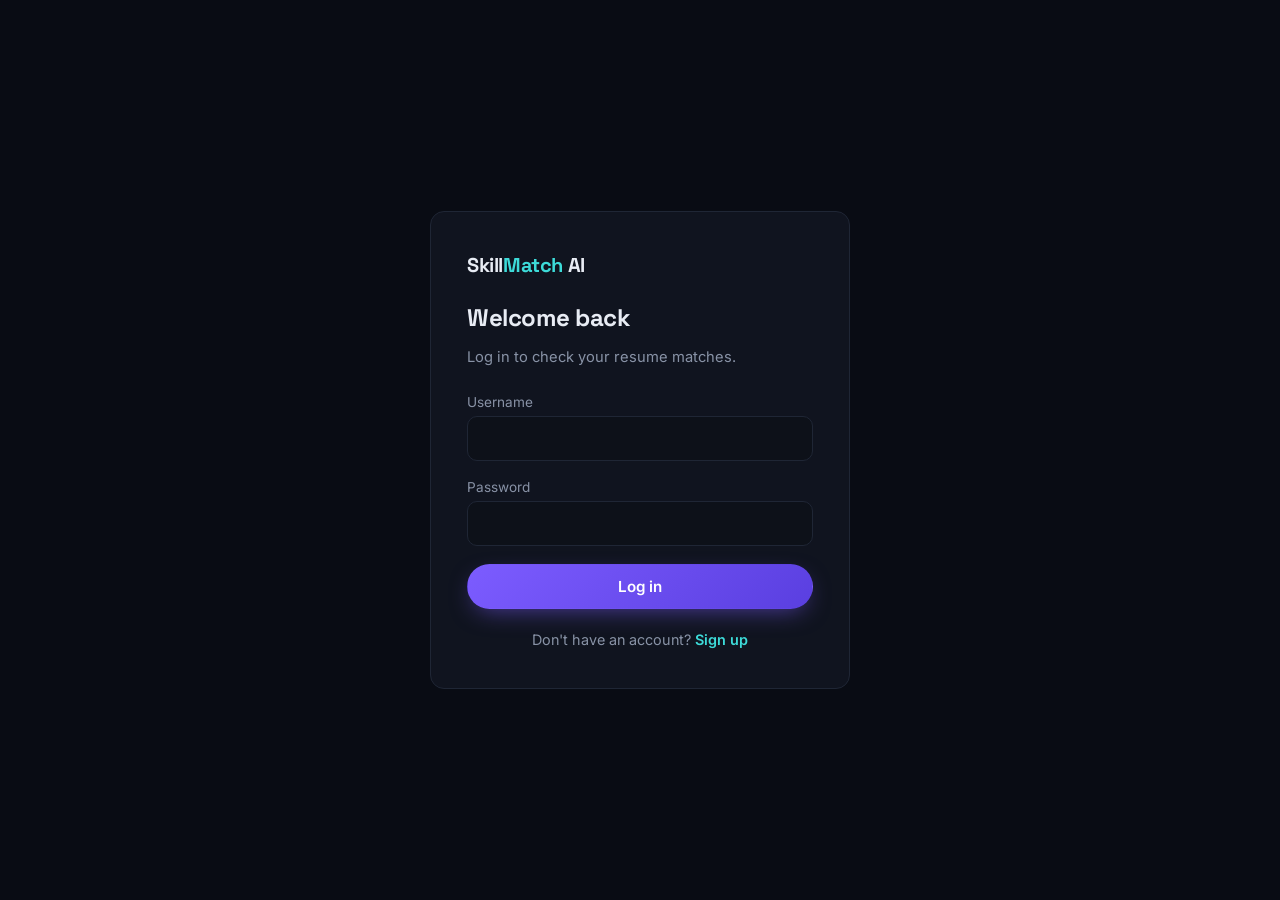
<file: frontend/dashboard.html>
<!DOCTYPE html>
<html lang="en">
<head>
  <meta charset="UTF-8" />
  <meta name="viewport" content="width=device-width, initial-scale=1.0" />
  <title>Dashboard - SkillMatch AI</title>
  <link rel="stylesheet" href="css/style.css" />
  <link href="https://fonts.googleapis.com/css2?family=Space+Grotesk:wght@500;700&family=Inter:wght@400;500;600&display=swap" rel="stylesheet" />
</head>
<body>
  <div class="dash-shell">

    <!-- ============== SIDEBAR ============== -->
    <aside class="sidebar">
      <div class="logo">Skill<span style="color:var(--accent-2)">Match</span></div>
      <div class="sidebar-link active">📋 Jobs &amp; Matches</div>
      <div class="sidebar-link" onclick="logout()">🚪 Log out</div>
    </aside>

    <!-- ============== MAIN CONTENT ============== -->
    <main class="dash-main">
      <div class="dash-header">
        <div>
          <h1>Welcome, <span id="welcome-name"></span></h1>
        </div>
        <span class="pill" id="role-pill"></span>
      </div>

      <!-- RECRUITER-ONLY: post a job (hidden for candidates via dashboard.js) -->
      <section class="section" id="recruiter-panel" style="display:none; padding-top:0;">
        <h2 class="section-title" style="font-size:1.3rem;">Post a job</h2>
        <form id="job-form" class="card" style="max-width:560px;">
          <div class="field"><label>Title</label><input name="title" required /></div>
          <div class="field"><label>Company</label><input name="company" required /></div>
          <div class="field"><label>Location</label><input name="location" placeholder="Remote" /></div>
          <div class="field"><label>Required skills (comma-separated)</label><input name="required_skills" placeholder="python, django, sql" required /></div>
          <div class="field"><label>Description</label><textarea name="description" rows="4" required></textarea></div>
          <button type="submit" class="btn btn-primary">Post job</button>
        </form>
      </section>

      <!-- CANDIDATE-ONLY: add a resume -->
      <section class="section" id="candidate-panel" style="display:none; padding-top:0;">
        <h2 class="section-title" style="font-size:1.3rem;">Add a resume</h2>
        <form id="resume-form" class="card" style="max-width:560px;">
          <div class="field"><label>Resume title</label><input name="title" placeholder="Backend Developer Resume" required /></div>
          <div class="field"><label>Paste resume text</label><textarea name="raw_text" rows="6" required></textarea></div>
          <button type="submit" class="btn btn-primary">Save resume</button>
        </form>

        <h2 class="section-title" style="font-size:1.3rem; margin-top:36px;">Check a match</h2>
        <div class="field" style="max-width:400px;">
          <label>Choose which saved resume to use</label>
          <select id="resume-select"></select>
        </div>
        <div id="match-results"></div>
      </section>

      <!-- JOB LISTING (visible to everyone) -->
      <section class="section" style="padding-top:0;">
        <h2 class="section-title" style="font-size:1.3rem;">Open jobs</h2>
        <div id="jobs-list"></div>
      </section>
    </main>
  </div>

  <script src="js/api.js"></script>
  <script src="js/dashboard.js"></script>
</body>
</html>
</file>
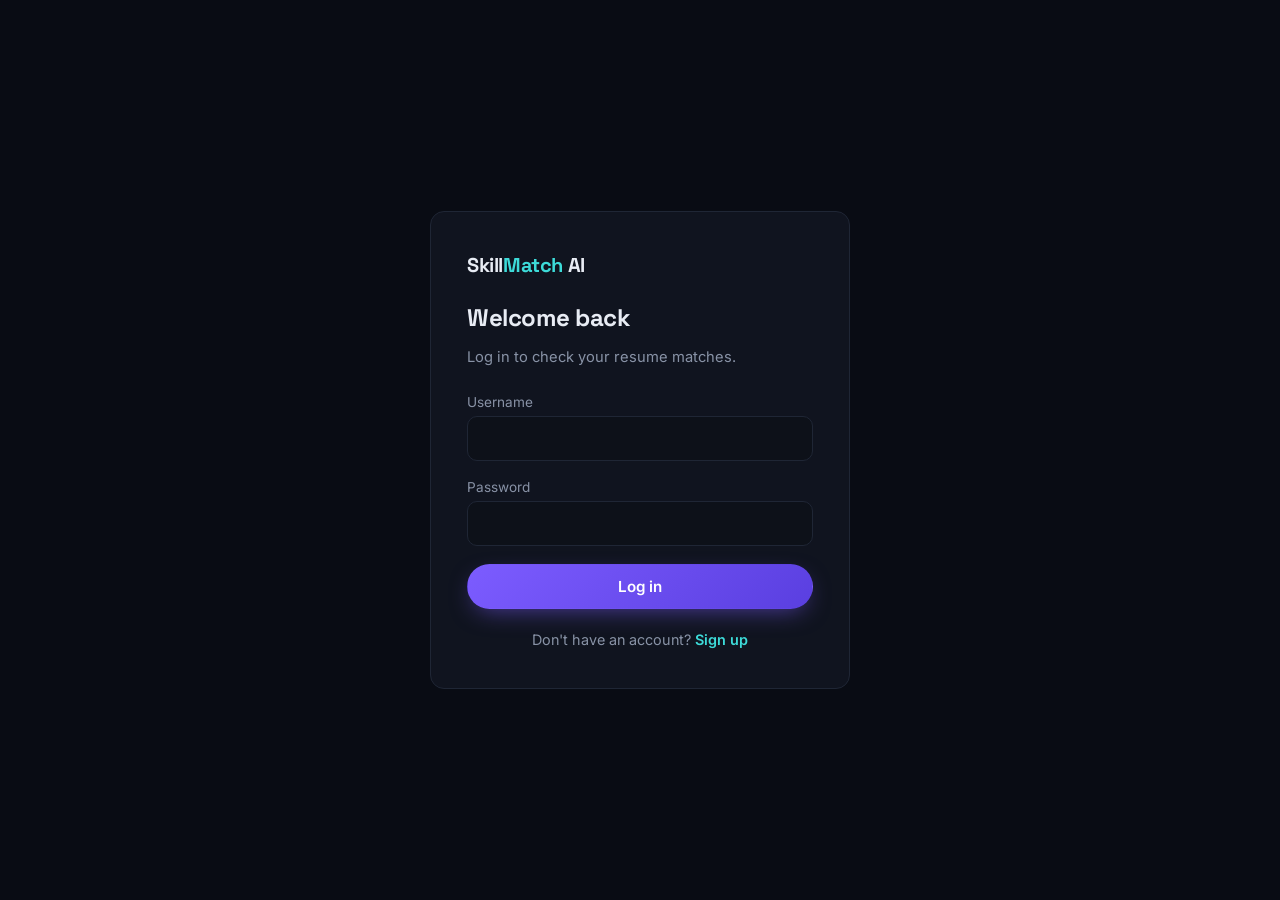
<file: frontend/login.html>
<!DOCTYPE html>
<html lang="en">
<head>
  <meta charset="UTF-8" />
  <meta name="viewport" content="width=device-width, initial-scale=1.0" />
  <title>Log in - SkillMatch AI</title>
  <link rel="stylesheet" href="css/style.css" />
  <link href="https://fonts.googleapis.com/css2?family=Space+Grotesk:wght@500;700&family=Inter:wght@400;500;600&display=swap" rel="stylesheet" />
</head>
<body>
  <div class="auth-wrap">
    <div class="auth-card">
      <div class="logo" style="margin-bottom:24px;">Skill<span style="color:var(--accent-2)">Match</span> AI</div>
      <h2>Welcome back</h2>
      <p class="sub">Log in to check your resume matches.</p>

      <!-- shown/hidden dynamically by auth.js -->
      <div id="form-msg" class="form-msg"></div>

      <!-- id="login-form" is what auth.js listens for -->
      <form id="login-form">
        <div class="field">
          <label for="username">Username</label>
          <input type="text" id="username" name="username" required autocomplete="username" />
        </div>
        <div class="field">
          <label for="password">Password</label>
          <input type="password" id="password" name="password" required autocomplete="current-password" />
        </div>
        <button type="submit" class="btn btn-primary btn-block">Log in</button>
      </form>

      <div class="switch-link">Don't have an account? <a href="signup.html">Sign up</a></div>
    </div>
  </div>

  <script src="js/api.js"></script>
  <script src="js/auth.js"></script>
</body>
</html>
</file>
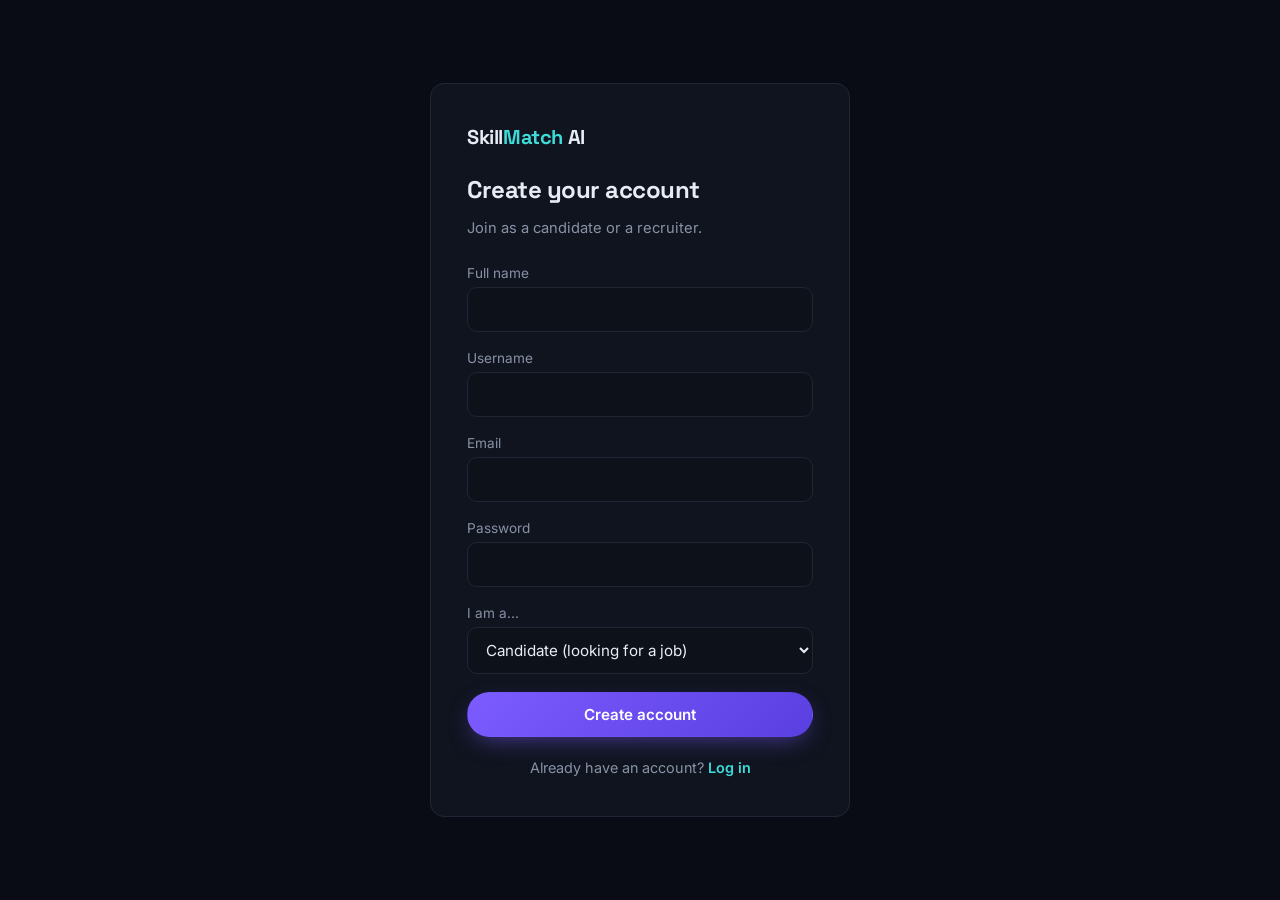
<file: frontend/signup.html>
<!DOCTYPE html>
<html lang="en">
<head>
  <meta charset="UTF-8" />
  <meta name="viewport" content="width=device-width, initial-scale=1.0" />
  <title>Sign up - SkillMatch AI</title>
  <link rel="stylesheet" href="css/style.css" />
  <link href="https://fonts.googleapis.com/css2?family=Space+Grotesk:wght@500;700&family=Inter:wght@400;500;600&display=swap" rel="stylesheet" />
</head>
<body>
  <div class="auth-wrap">
    <div class="auth-card">
      <div class="logo" style="margin-bottom:24px;">Skill<span style="color:var(--accent-2)">Match</span> AI</div>
      <h2>Create your account</h2>
      <p class="sub">Join as a candidate or a recruiter.</p>

      <div id="form-msg" class="form-msg"></div>

      <!-- id="signup-form" is what auth.js listens for -->
      <form id="signup-form">
        <div class="field">
          <label for="full_name">Full name</label>
          <input type="text" id="full_name" name="full_name" required />
        </div>
        <div class="field">
          <label for="username">Username</label>
          <input type="text" id="username" name="username" required autocomplete="username" />
        </div>
        <div class="field">
          <label for="email">Email</label>
          <input type="email" id="email" name="email" required autocomplete="email" />
        </div>
        <div class="field">
          <label for="password">Password</label>
          <input type="password" id="password" name="password" required autocomplete="new-password" />
        </div>
        <div class="field">
          <label for="role">I am a...</label>
          <select id="role" name="role">
            <option value="candidate">Candidate (looking for a job)</option>
            <option value="recruiter">Recruiter (posting jobs)</option>
          </select>
        </div>
        <button type="submit" class="btn btn-primary btn-block">Create account</button>
      </form>

      <div class="switch-link">Already have an account? <a href="login.html">Log in</a></div>
    </div>
  </div>

  <script src="js/api.js"></script>
  <script src="js/auth.js"></script>
</body>
</html>
</file>
<file: frontend/css/style.css>
/* ==========================================================================
   style.css
   ---------
   Design tokens for the whole site.
   THEME: "signal network" - dark, technical, built around the idea of a
   resume "connecting" to a job (nodes + lines), which is also what the
   Three.js hero animates.
   ========================================================================== */

:root {
  /* --- Color tokens --- */
  --bg: #090c14;              /* near-black navy background */
  --bg-elevated: #10141f;     /* cards / panels sit one step lighter */
  --border: #1f2635;
  --text: #e8ecf4;
  --text-dim: #8892a6;
  --accent: #7c5cff;          /* electric violet - primary accent */
  --accent-2: #3ddbd9;        /* cyan - secondary accent, used for "matched" */
  --warn: #ffb86b;            /* amber - used for medium scores */
  --danger: #ff6b81;          /* used for low scores / errors */
  --success: #4ade80;

  /* --- Typography tokens --- */
  --font-display: "Space Grotesk", sans-serif;
  --font-body: "Inter", sans-serif;

  /* --- Layout tokens --- */
  --radius: 14px;
  --max-width: 1180px;
}

* { box-sizing: border-box; }

html, body {
  margin: 0;
  padding: 0;
  background: var(--bg);
  color: var(--text);
  font-family: var(--font-body);
  scroll-behavior: smooth;
}

h1, h2, h3, .logo {
  font-family: var(--font-display);
  letter-spacing: -0.02em;
}

a { color: inherit; text-decoration: none; }

.container {
  max-width: var(--max-width);
  margin: 0 auto;
  padding: 0 24px;
}

/* --- Navbar --- */
.navbar {
  position: sticky;
  top: 0;
  z-index: 50;
  display: flex;
  align-items: center;
  justify-content: space-between;
  padding: 18px 32px;
  background: rgba(9, 12, 20, 0.75);
  backdrop-filter: blur(10px);
  border-bottom: 1px solid var(--border);
}

.logo { font-size: 1.25rem; font-weight: 700; }
.logo span { color: var(--accent-2); }

.nav-links { display: flex; gap: 28px; align-items: center; }
.nav-links a { color: var(--text-dim); font-size: 0.95rem; transition: color .2s; }
.nav-links a:hover { color: var(--text); }

/* --- Buttons --- */
.btn {
  display: inline-flex;
  align-items: center;
  justify-content: center;
  gap: 8px;
  padding: 12px 22px;
  border-radius: 999px;
  font-family: var(--font-body);
  font-weight: 600;
  font-size: 0.95rem;
  border: 1px solid transparent;
  cursor: pointer;
  transition: transform .15s ease, box-shadow .15s ease, opacity .15s ease;
}
.btn:active { transform: scale(0.97); }

.btn-primary {
  background: linear-gradient(135deg, var(--accent), #5a3fe0);
  color: #fff;
  box-shadow: 0 8px 24px -8px rgba(124, 92, 255, 0.6);
}
.btn-primary:hover { box-shadow: 0 10px 30px -6px rgba(124, 92, 255, 0.8); }

.btn-ghost {
  background: transparent;
  color: var(--text);
  border-color: var(--border);
}
.btn-ghost:hover { border-color: var(--accent-2); }

.btn-block { width: 100%; }

/* --- Hero (Three.js canvas sits behind this content) --- */
.hero {
  position: relative;
  min-height: 92vh;
  display: flex;
  align-items: center;
  overflow: hidden;
}

#three-canvas {
  position: absolute;
  inset: 0;
  z-index: 0;
}

.hero-content {
  position: relative;
  z-index: 1;
  max-width: 720px;
  padding: 0 24px;
}

.eyebrow {
  display: inline-block;
  font-size: 0.78rem;
  letter-spacing: 0.14em;
  text-transform: uppercase;
  color: var(--accent-2);
  border: 1px solid rgba(61, 219, 217, 0.35);
  padding: 6px 14px;
  border-radius: 999px;
  margin-bottom: 22px;
}

.hero h1 {
  font-size: clamp(2.4rem, 5vw, 4rem);
  line-height: 1.05;
  margin: 0 0 20px;
}
.hero h1 .accent { color: var(--accent-2); }

.hero p {
  color: var(--text-dim);
  font-size: 1.1rem;
  line-height: 1.6;
  margin-bottom: 32px;
}

.hero-actions { display: flex; gap: 16px; flex-wrap: wrap; }

/* --- Feature grid --- */
.section { padding: 90px 0; }
.section-title { font-size: 2rem; margin-bottom: 12px; }
.section-sub { color: var(--text-dim); margin-bottom: 48px; max-width: 560px; }

.grid-3 {
  display: grid;
  grid-template-columns: repeat(auto-fit, minmax(260px, 1fr));
  gap: 24px;
}

.card {
  background: var(--bg-elevated);
  border: 1px solid var(--border);
  border-radius: var(--radius);
  padding: 28px;
  transition: border-color .2s, transform .2s;
}
.card:hover { border-color: var(--accent); transform: translateY(-4px); }

.card .icon {
  width: 44px; height: 44px;
  border-radius: 12px;
  background: rgba(124, 92, 255, 0.15);
  color: var(--accent-2);
  display: flex; align-items: center; justify-content: center;
  font-size: 1.3rem;
  margin-bottom: 16px;
}
.card h3 { margin: 0 0 8px; font-size: 1.1rem; }
.card p { color: var(--text-dim); font-size: 0.92rem; line-height: 1.55; margin: 0; }

/* --- Auth forms (login/signup) --- */
.auth-wrap {
  min-height: 100vh;
  display: flex;
  align-items: center;
  justify-content: center;
  padding: 24px;
}

.auth-card {
  width: 100%;
  max-width: 420px;
  background: var(--bg-elevated);
  border: 1px solid var(--border);
  border-radius: var(--radius);
  padding: 40px 36px;
}

.auth-card h2 { margin: 0 0 6px; }
.auth-card .sub { color: var(--text-dim); margin-bottom: 28px; font-size: 0.92rem; }

.field { margin-bottom: 18px; }
.field label {
  display: block;
  font-size: 0.85rem;
  color: var(--text-dim);
  margin-bottom: 6px;
}
.field input, .field select, .field textarea {
  width: 100%;
  padding: 12px 14px;
  border-radius: 10px;
  border: 1px solid var(--border);
  background: #0d1119;
  color: var(--text);
  font-family: var(--font-body);
  font-size: 0.95rem;
}
.field input:focus, .field select:focus, .field textarea:focus {
  outline: none;
  border-color: var(--accent-2);
}

.form-msg {
  font-size: 0.86rem;
  padding: 10px 14px;
  border-radius: 8px;
  margin-bottom: 16px;
  display: none;
}
.form-msg.error { display: block; background: rgba(255, 107, 129, 0.12); color: var(--danger); }
.form-msg.success { display: block; background: rgba(74, 222, 128, 0.12); color: var(--success); }

.switch-link { text-align: center; margin-top: 22px; font-size: 0.9rem; color: var(--text-dim); }
.switch-link a { color: var(--accent-2); font-weight: 600; }

/* --- Dashboard --- */
.dash-shell { display: flex; min-height: 100vh; }
.sidebar {
  width: 240px;
  background: var(--bg-elevated);
  border-right: 1px solid var(--border);
  padding: 24px 18px;
  flex-shrink: 0;
}
.sidebar .logo { display: block; margin-bottom: 32px; padding-left: 8px; }
.sidebar-link {
  display: flex; align-items: center; gap: 10px;
  padding: 11px 12px; border-radius: 10px;
  color: var(--text-dim); font-size: 0.92rem; margin-bottom: 4px; cursor: pointer;
}
.sidebar-link.active, .sidebar-link:hover { background: rgba(124,92,255,0.12); color: var(--text); }

.dash-main { flex: 1; padding: 32px 40px; overflow-y: auto; }
.dash-header { display: flex; justify-content: space-between; align-items: center; margin-bottom: 28px; }
.dash-header h1 { font-size: 1.6rem; margin: 0; }
.pill { font-size: 0.78rem; padding: 5px 12px; border-radius: 999px; background: rgba(61,219,217,0.14); color: var(--accent-2); }

.job-item, .resume-item {
  background: var(--bg-elevated);
  border: 1px solid var(--border);
  border-radius: 12px;
  padding: 18px 20px;
  margin-bottom: 14px;
  display: flex; justify-content: space-between; align-items: center; gap: 16px;
  flex-wrap: wrap;
}
.job-item h4, .resume-item h4 { margin: 0 0 4px; font-size: 1rem; }
.job-item p, .resume-item p { margin: 0; color: var(--text-dim); font-size: 0.85rem; }

.score-badge {
  font-family: var(--font-display);
  font-weight: 700;
  font-size: 1.1rem;
  padding: 6px 16px;
  border-radius: 999px;
}
.score-high { background: rgba(74,222,128,0.15); color: var(--success); }
.score-mid { background: rgba(255,184,107,0.15); color: var(--warn); }
.score-low { background: rgba(255,107,129,0.15); color: var(--danger); }

.empty-state { color: var(--text-dim); text-align: center; padding: 60px 0; }

footer { border-top: 1px solid var(--border); padding: 30px 0; text-align: center; color: var(--text-dim); font-size: 0.85rem; }

@media (max-width: 800px) {
  .sidebar { display: none; }
  .dash-main { padding: 24px; }
}
</file>
